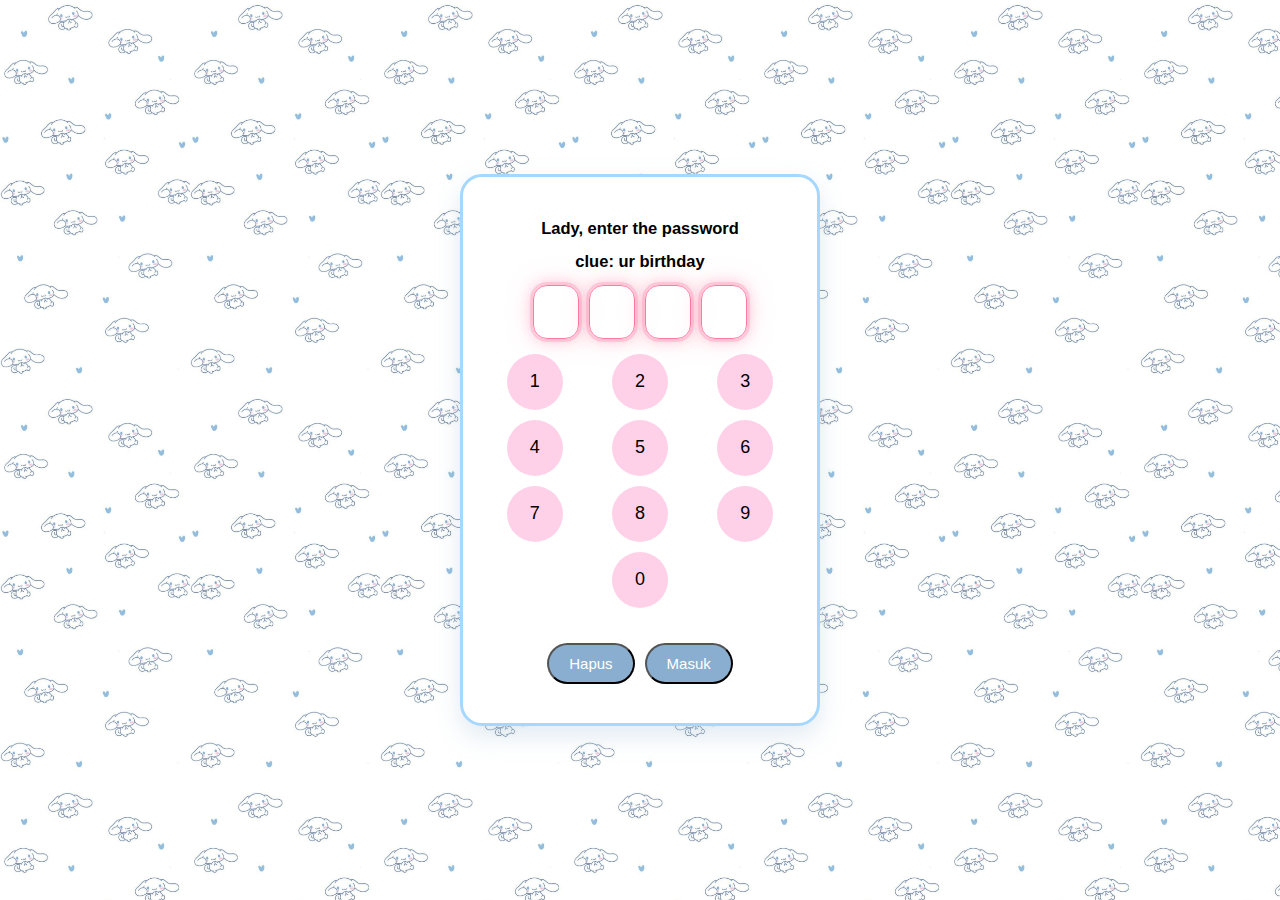
<file: index.html>
<!DOCTYPE html>
<html lang="id">
<head>
  <link href="https://fonts.googleapis.com/css2?family=Comic+Neue:wght@400;700&display=swap" rel="stylesheet">
  <meta charset="UTF-8">
  <meta name="viewport" content="width=device-width, initial-scale=1.0">
  <title>Hai Kamu 🤍</title>

  <link rel="stylesheet" href="style.css">
</head>
<body class="page-enter">
  <div class="confetti"></div>

  <div class="card">
    <h1 class="title">Hei babe 🤍</h1>

    <p class="subtitle">
      i have something for u
    </p>

    <p class="intro">
      this is small website i made for u.

      maybe its ugly but i hope u like it (⁠◠⁠‿⁠◕⁠)
    </p>

    <a href="story.html" class="btn">Next ➜</a>
    <a href="no.html" class="btn btn-outline">ngga tertarik 😝</a>
  </div>
  
<script>
  const confetti = document.querySelector(".confetti");

  for (let i = 0; i < 25; i++) {
    const piece = document.createElement("span");
    piece.style.left = Math.random() * 100 + "vw";
    piece.style.animationDelay = Math.random() * 2 + "s";
    confetti.appendChild(piece);
  }
</script>

</body>
<script>
  if (localStorage.getItem("unlock") !== "yes") {
    window.location.href = "lock.html";
  }
</script>
</html>
</file>
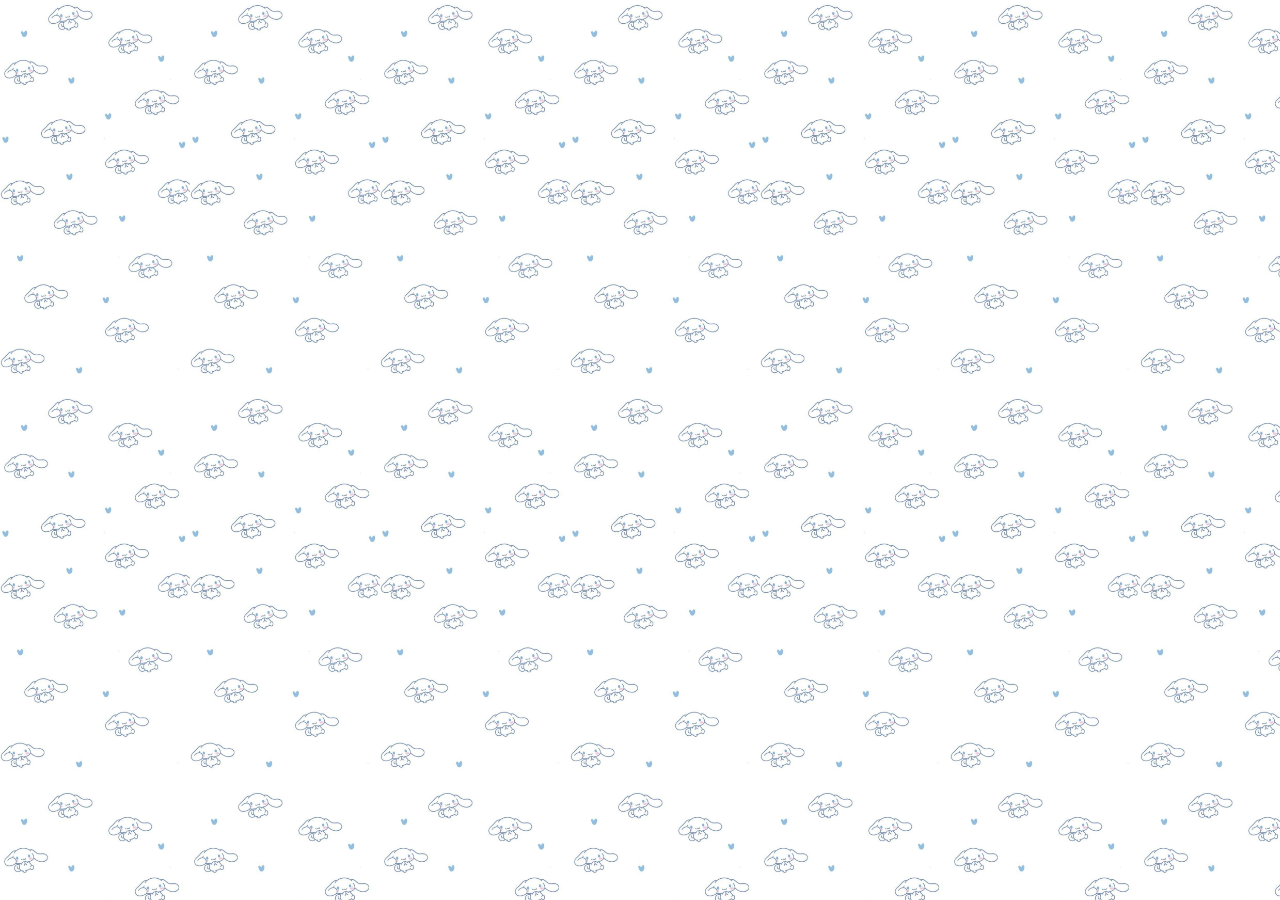
<file: end.html>
<!DOCTYPE html>
<html lang="id">
<head>
  <link href="https://fonts.googleapis.com/css2?family=Comic+Neue:wght@400;700&display=swap" rel="stylesheet">
  <meta charset="UTF-8">
  <meta name="viewport" content="width=device-width, initial-scale=1.0">
  <title>Untuk Kamu 🤍</title>

  <link rel="stylesheet" href="style.css">
</head>

<body>
  <div class="card long card-end">
    <img src="images/end.jpg" alt="sayang" class="card-img animate-img">
    <div class="story-box">

     <h2 class="title">For You 🤍</h2>

     <p>
      Di hari sangat spesial ini, aku cuma mau kamu tahu satu hal, <br>
      Terimakasih sudah menjadi bagian dalam hidupku yang kosong. <br>
      Manusia bertumbuh dan berkembang sesuai harapan dan harapanku adalah kebahagiaanmu. <br>
      Semoga kita tetap saling menjaga satu sama lain.<br>
      Selamat ulang tahun sayangku🤍
     </p>
  </div>
<div class="btn-group">
   <a href="story.html" class="btn">⬅ Kembali</a>
   <a href="journey.html" class="btn">🤍 Journey</a>
</div>
  </div>

</body>
</html>
</file>
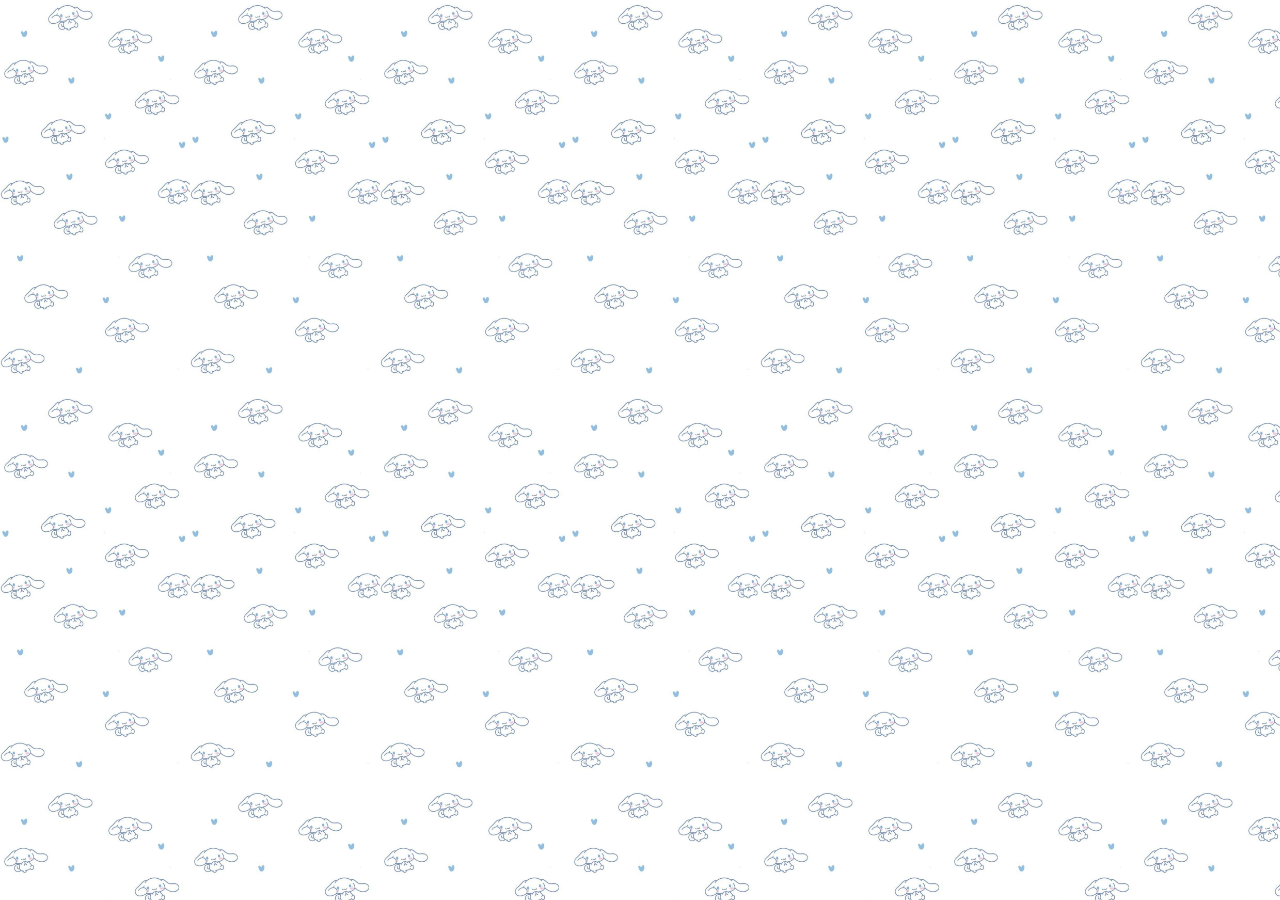
<file: journey.html>
<!DOCTYPE html>
<html lang="id">
<head>
  <meta charset="UTF-8">
  <meta name="viewport" content="width=device-width, initial-scale=1.0">
  <title>Journey 🤍</title>
  <link rel="stylesheet" href="style.css">
</head>

<body class="journey-page">

  <div class="journey-center journey-card">
    <div class="journey-textbox">
     <h2 class="journey-title">These all for u babe 🤍</h2>
      <p class="journey-subtitle">i hope u like it!</p>
    </div>


    <div class="journey-icons">
      <a href="photo.html" class="journey-icon">
        <img src="images/photo.png" alt="Photo">
      </a>

      <a href="music.html" class="journey-icon">
        <img src="images/music.png" alt="Music">
      </a>

      <a href="locks.html" class="journey-icon">
        <img src="images/lock.png" alt="Secret">
      </a>

      <a href="letter.html" class="journey-icon">
        <img src="images/letter.png" alt="Letter">
      </a>
    </div>
  </div>
</body>
</html>
</file>
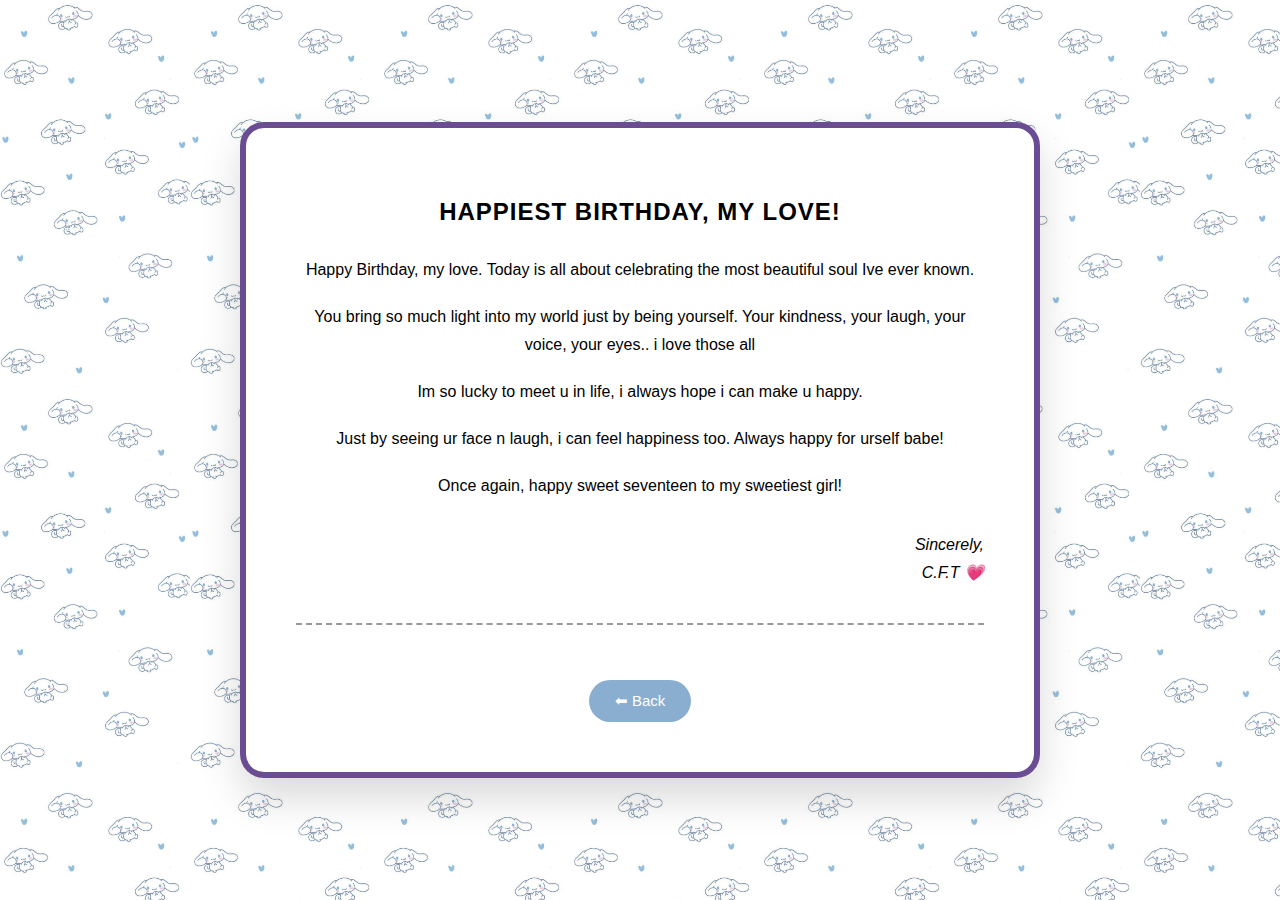
<file: letter.html>
<!DOCTYPE html>
<html lang="id">
<head>
  <meta charset="UTF-8">
  <meta name="viewport" content="width=device-width, initial-scale=1.0">
  <title>Letter 🤍</title>
  <link rel="stylesheet" href="style.css">
</head>

<body class="journey-page">

  <div class="letter-wrapper">
    <div class="letter-card">

      <h2 class="letter-title">HAPPIEST BIRTHDAY, MY LOVE!</h2>

      <div class="letter-content">
        <p>
          Happy Birthday, my love. Today is all about celebrating
          the most beautiful soul Ive ever known.
        </p>

        <p>
          You bring so much light into my world just by being yourself.
          Your kindness, your laugh, your voice, your eyes.. i love those all
        </p>

        <p>
          Im so lucky to meet u in life, i always hope i can make u happy.
        </p>

        <p>
          Just by seeing ur face n laugh, i can feel happiness too.
          Always happy for urself babe!
        </p>

        <p>
          Once again, happy sweet seventeen to my sweetiest girl!
        </p>

        <p class="letter-sign">
          Sincerely,<br>
          C.F.T 💗
        </p>
        <div class="letter-divider"></div>

      </div>

      <a href="journey.html" class="btn">⬅ Back</a>

    </div>
  </div>

</body>
</html>
</file>
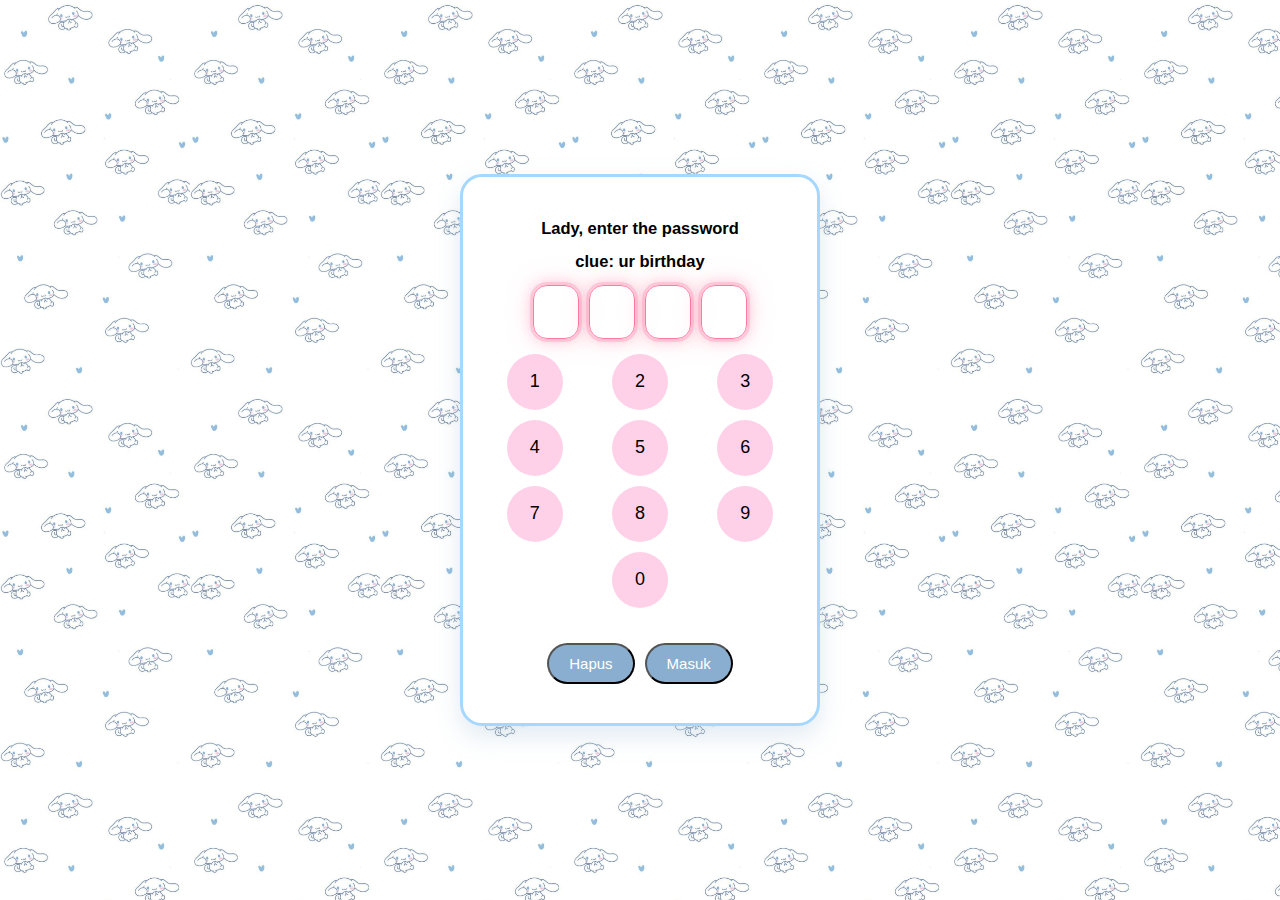
<file: lock.html>
<!DOCTYPE html>
<html lang="id">
<head>
  <meta charset="UTF-8">
  <meta name="viewport" content="width=device-width, initial-scale=1.0">
  <title>Masuk Dulu 🤍</title>

  <link href="https://fonts.googleapis.com/css2?family=Comic+Neue:wght@400;700&display=swap" rel="stylesheet">
  <link rel="stylesheet" href="style.css">
</head>

<body>
  <div class="card">
    <h2>Lady, enter the password</h2>
    <h2>clue: ur birthday</h2>

    <div class="pass-box">
  <input type="text" class="pass-input" disabled>
  <input type="text" class="pass-input" disabled>
  <input type="text" class="pass-input" disabled>
  <input type="text" class="pass-input" disabled>
    </div>

    <div class="keypad">
      <button onclick="add(1)">1</button>
      <button onclick="add(2)">2</button>
      <button onclick="add(3)">3</button>

      <button onclick="add(4)">4</button>
      <button onclick="add(5)">5</button>
      <button onclick="add(6)">6</button>

      <button onclick="add(7)">7</button>
      <button onclick="add(8)">8</button>
      <button onclick="add(9)">9</button>

      <button onclick="add(0)" class="zero">0</button>
    </div>

    <div class="keypad-action">
      <button onclick="clearPass()" class="btn small">Hapus</button>
      <button onclick="checkPass()" class="btn small">Masuk</button>
    </div>

    <p id="error" class="error-text"></p>
  </div>

  <script>
    let input = "";

    function add(num) {
      if (input.length >= 4) return;
      input += num;
      const boxes = document.querySelectorAll(".pass-input");
  boxes[input.length - 1].value = "♥";
    }

    function clearPass() {
      input = "";
     document.querySelectorAll(".pass-input").forEach(box => {
    box.value = "";
  });
    }

    function checkPass() {
     if (input === "1402") {
       localStorage.setItem("unlock", "yes");

       document.querySelector(".card").classList.add("unlock");
       document.body.classList.add("fade-out");

       setTimeout(() => {
         window.location.href = "index.html";
       }, 600);

     } else {
       document.getElementById("error").textContent = "wrong babe";
       const card = document.querySelector(".card");
  card.classList.add("shake");

  setTimeout(() => {
    card.classList.remove("shake");
  }, 400);
       clearPass();
     }
}
   </script>
</body>
</html>
</file>
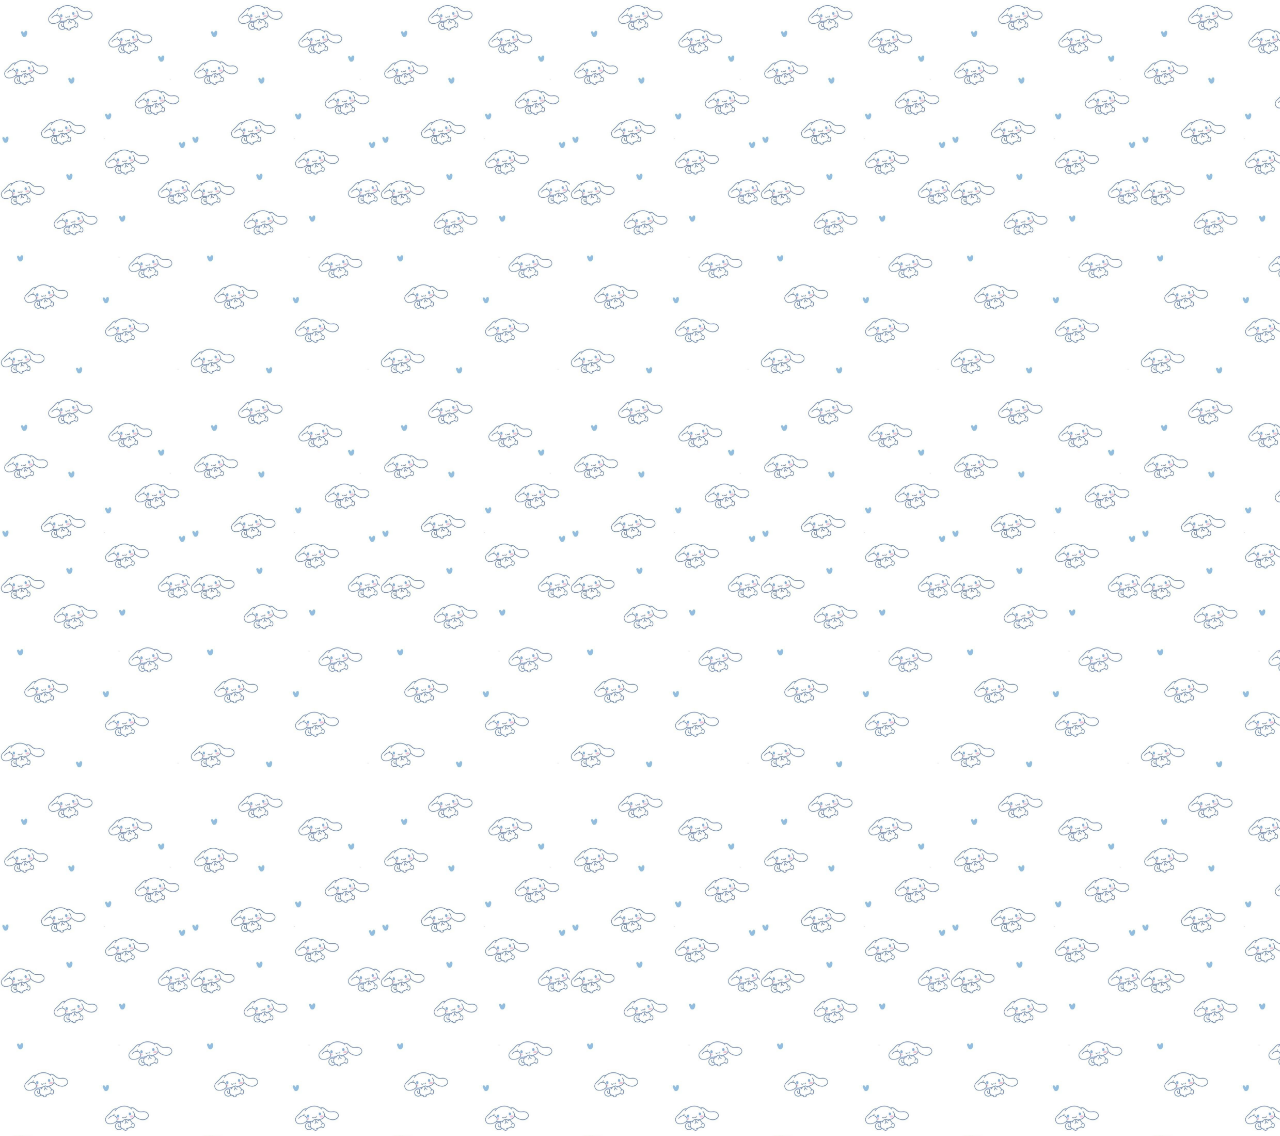
<file: locks.html>
<!DOCTYPE html>
<html lang="id">
<head>
  <meta charset="UTF-8">
  <meta name="viewport" content="width=device-width, initial-scale=1.0">
  <title>Locks 🔐</title>
  <link rel="stylesheet" href="style.css">
</head>

<body class="journey-page">

  <div class="journey-center journey-card">
    <div class="journey-textbox">
      <h2 class="journey-title">kuis rahasia</h2>
      <p class="journey-subtitle">jawab yang benar yak</p>
    </div>

    <div class="quiz-container">

      <!-- PERTANYAAN 1 -->
      <div class="quiz-item">
        <p>1. kita pernah pacaran pas tanggal berapa yah?🤔 (tanggal jadian)</p>
        <input type="text" id="q1">
        <button onclick="checkAnswer(1)">check 🤨</button>
        <p class="result" id="r1"></p>
      </div>

      <!-- PERTANYAAN 2 -->
      <div class="quiz-item">
        <p>2. apa password hpku?</p>
        <input type="text" id="q2">
        <button onclick="checkAnswer(2)">check 🤨</button>
        <p class="result" id="r2"></p>
      </div>

      <!-- PERTANYAAN 3 -->
      <div class="quiz-item">
        <p>3. siapa orang yang paling manis?</p>
        <input type="text" id="q3">
        <button onclick="checkAnswer(3)">check 🤨</button>
        <p class="result" id="r3"></p>
      </div>

      <!-- PERTANYAAN 4 -->
      <div class="quiz-item">
        <p>4. kamu cantik atau ngga?</p>
        <input type="text" id="q4">
        <button onclick="checkAnswer(4)">check 🤨</button>
        <p class="result" id="r4"></p>
      </div>

      <!-- PERTANYAAN 5 -->
      <div class="quiz-item">
        <p>5. makanan favorit ku?</p>
        <input type="text" id="q5">
        <button onclick="checkAnswer(5)">check 🤨</button>
        <p class="result" id="r5"></p>
      </div>

    </div>

    <a href="journey.html" class="btn">⬅ Back</a>
  </div>

<script>
const answers = {
  1: {
    correct: ["28", "28 oktober", "28 oktober 2024", "28/08/2024", "28-8-2024"],
    successMsg: "waww masih inget, keren seng",
    failMsg: "parahhh udah lupa, tanggal 28 oktober ya dek😒"
  },
  2: {
    correct: ["1402", "14 02", "1 4 0 2"],
    successMsg: "tanggal lahir orang paling manis tuh ya pasti😏",
    failMsg: "tanggal lahir sendiri masa lupa sih"
  },
  3: {
    correct: ["aku"],
    successMsg: "betulll, yang paling manis itu kamu, hihi",
    failMsg: "orang paling manis tuh kamu menurutku😆"
  },
  4: {
    correct: ["cantik", "cantiklah", "cantik banget", "perfect", "cantik kata kamu", "cantik kata orang", "banget"],
    successMsg: "yapppp, batull tull tullll, cantikkkk bangettt",
    failMsg: "owww noooo, kamu tuh cantik, tetott salah jawabannya🤭"
  },
  5: {
    correct: ["mie", "indomie", "mi", "indomi",],
    successMsg: "jirr kok tau, enak soalnya seng",
    failMsg: "salahh dek, jawabannya indomie🤤"
  }
};

function checkAnswer(number) {
  const input = document.getElementById("q" + number).value.toLowerCase().trim();
  const result = document.getElementById("r" + number);
  const correctData = answers[number];

  const isCorrect = correctData.correct.some(answer =>
    input.includes(answer.toLowerCase())
  );

  if (isCorrect) {
    result.innerHTML = correctData.successMsg;
    result.style.color = "green";
  } else {
    result.innerHTML = correctData.failMsg;
    result.style.color = "red";
  }
}

</script>
</body>
</html>
</file>
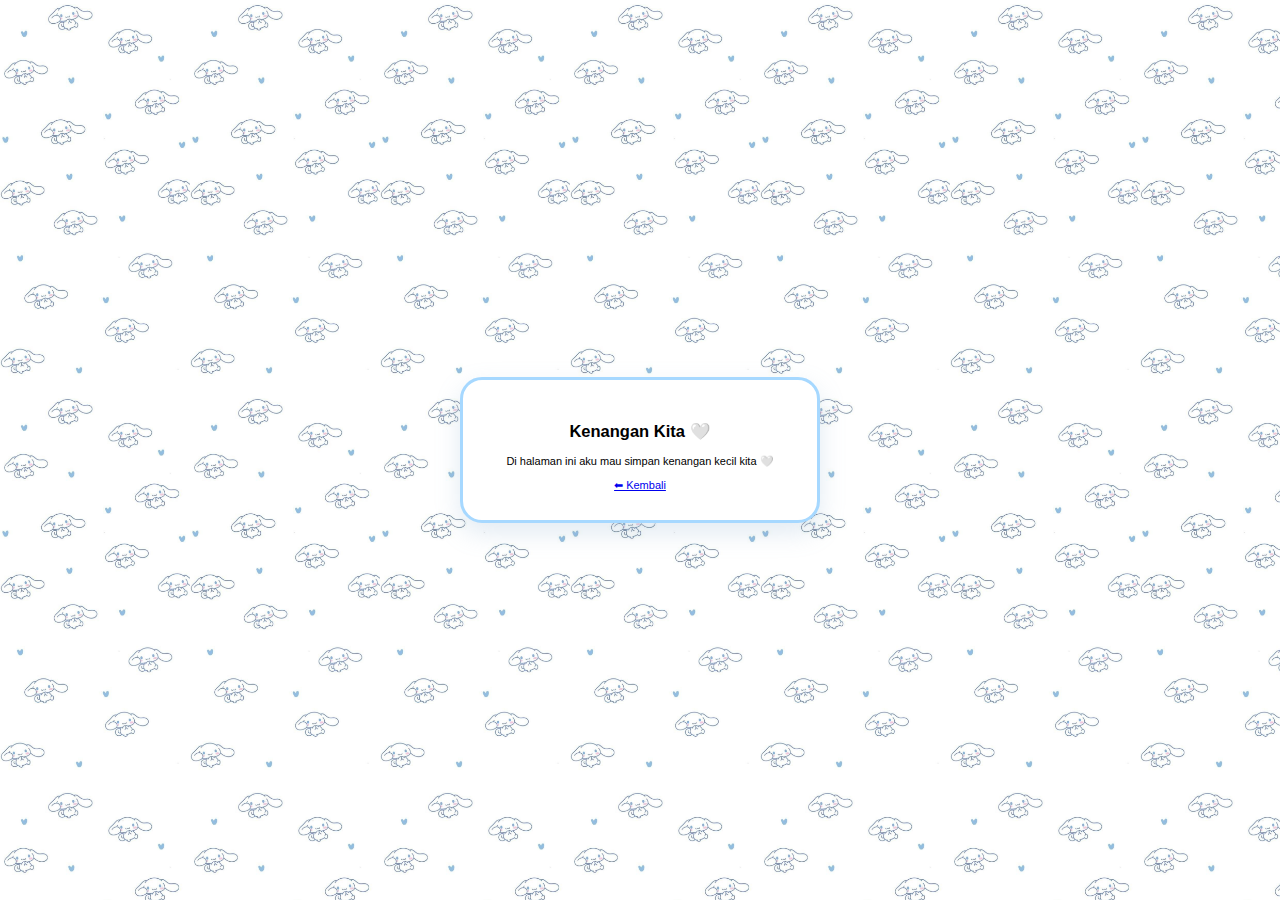
<file: next.html>
<!DOCTYPE html>
<html lang="id">
<head>
    <meta charset="UTF-8">
    <meta name="viewport" content="width=device-width, initial-scale=1.0">
    <title>Kenangan Kita 🤍</title>
    <link rel="stylesheet" href="style.css">
</head>
<body>

<div class="card">
    <h2>Kenangan Kita 🤍</h2>

    <p>Di halaman ini aku mau simpan kenangan kecil kita 🤍</p>

    <a href="index.html" class="next-btn">⬅ Kembali</a>
</div>

</body>
</html>
</file>
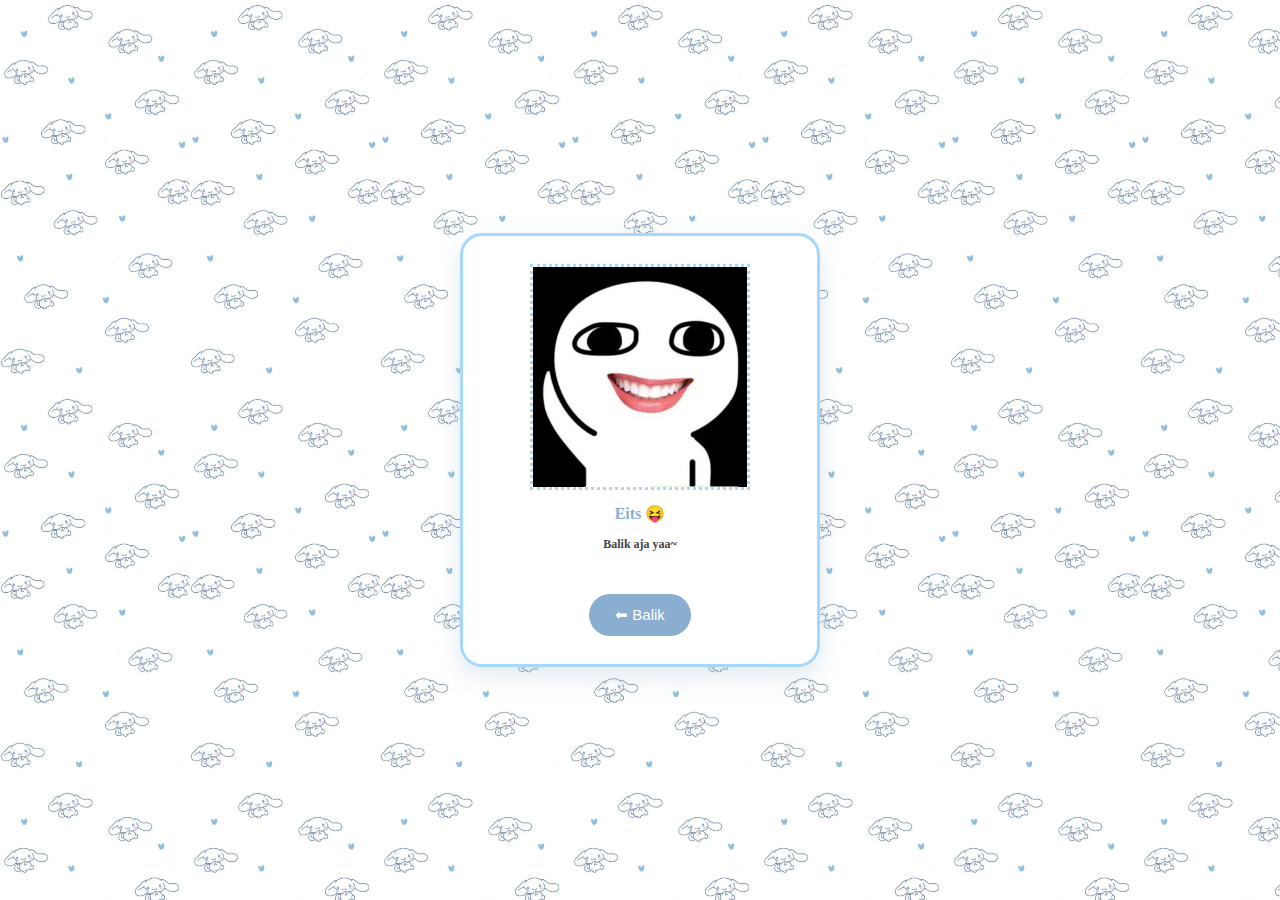
<file: no.html>
<!DOCTYPE html>
<html lang="id">
<head>
  <meta charset="UTF-8">
  <meta name="viewport" content="width=device-width, initial-scale=1.0">
  <title>Eits 😝</title>

  <link rel="stylesheet" href="style.css">
</head>
<body>

  <div class="card">
    <img src="images/no.jpg" alt="Balik aja" class="card-img">
    <h2 class="title">Eits 😝</h2>

    <p class="intro">
      Balik aja yaa~
    </p>

    <a href="index.html" class="btn">⬅ Balik</a>
  </div>

</body>
</html>
</file>
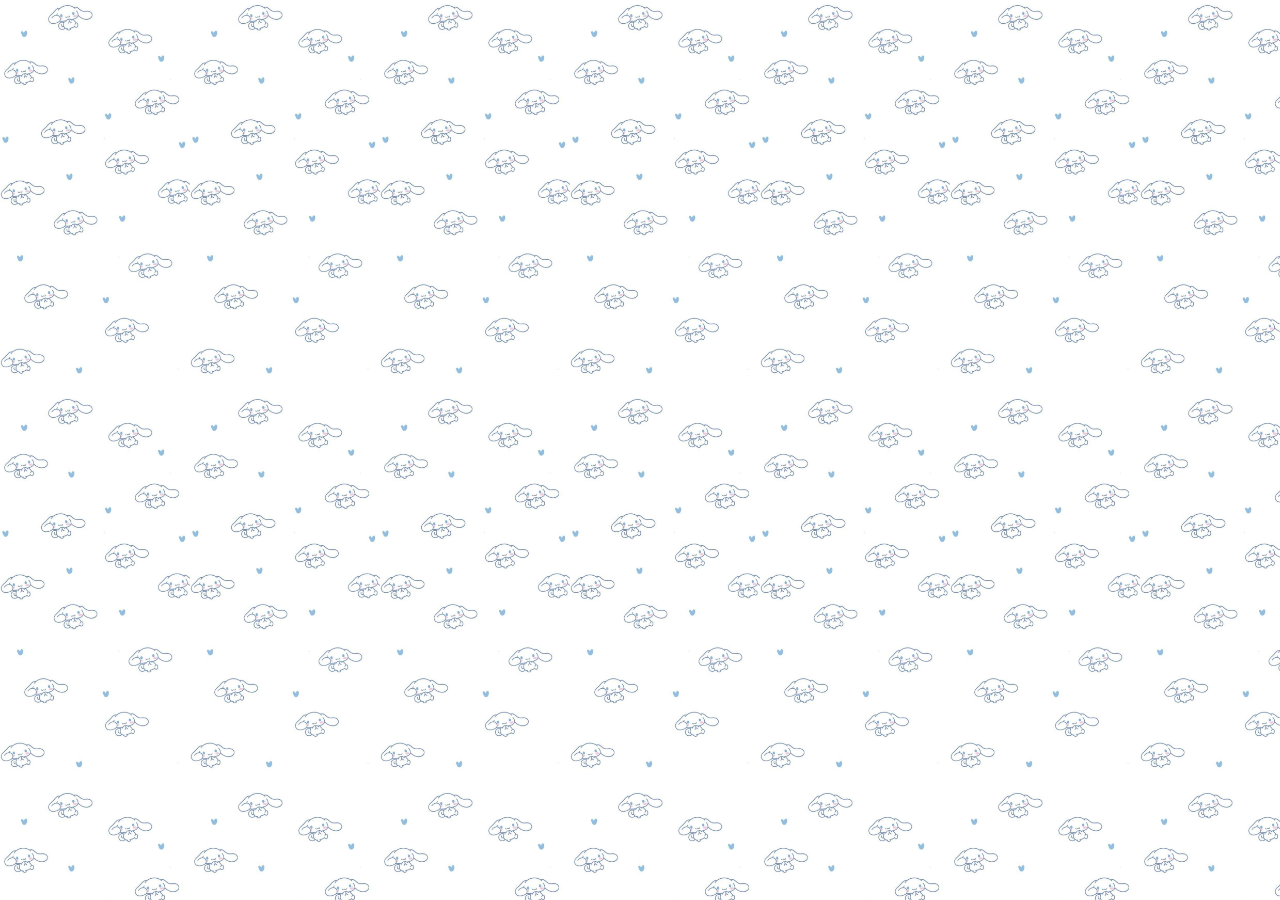
<file: story.html>
<!DOCTYPE html>
<html lang="id">
<head>
  <link href="https://fonts.googleapis.com/css2?family=Comic+Neue:wght@400;700&display=swap" rel="stylesheet">
  <meta charset="UTF-8">
  <meta name="viewport" content="width=device-width, initial-scale=1.0">
  <title>Cerita Kita 🤍</title>

  <link rel="stylesheet" href="style.css">
</head>
<body>

  <div class="card long card-enter">
    <img src="images/yes.jpg" alt="sayang" class="card-img animate-img">

    <div class="story-box">
     <h2 class="title">Happy sweet seventeen! 🤍</h2>

     <p>Hari ini bisa dibilang hari milik kamu, sudah 17 tahun lohhh😲 tapiii meskipun gitu tetap manis kok <br>
      Kayaknya kalau cuma ucapan biasa ngga cukup deh.<br>
     </p>
   
     <p>Maka dari itu...!!!!, aku membuat website ini<br>
      sowrry yaww kalau kurang bagus, sekitar dua minggu aku buat ini:)
     </p>

     <p>Aku bingung mau nulis apa aja disini, jangan kecewa yaaa kalau kosong banget🫠<br>
      hayuu pencet next sayang!
     </p>
  </div>
  <div class="btn-wrap">
   <a href="end.html" class="btn">next ➜</a>
  </div>

  </div>

</body>
</html>
</file>
<file: style.css>
* {
  box-sizing: border-box;
}

body {
  margin: 0;
  padding: 20px;
  min-height: 100vh;

  background-image: url("images/bg.jpg");
  background-repeat: repeat;
  background-size: 190px;

  display: flex;
  justify-content: center;
  align-items: center;

  font-family: Arial, sans-serif;
}

/* CARD */
.card {
  background: #ffffff;
  width: 100%;
  max-width: 360px;
  border: 3px solid #a6d8ff;
  font-size: 11px;
  padding: 28px 24px;
  border-radius: 22px;
  text-align: center;

  box-shadow: 0 10px 25px rgba(138, 174, 207, 0.25);
}

/* Untuk teks panjang */
.long {
  text-align: left;
}

/* TEKS */
.title {
  font-size: 16px;
  font-family: cursive;
  color: #8aaecf;
  margin-bottom: 12px;
  text-align: center;
}

.subtitle {
  font-size: 14px;
  font-family: 'Comic Neue', "Comic Sans MS", cursive;
  font-weight: 600;
  color: #7a9bb8;
  margin-bottom: 16px;
}

.text {
  border: 2px solid #a6d8ff;
  font-family: 'Comic Neue', "Comic Sans MS", cursive;
  font-weight: 600;
  padding: 12px;
  border-radius: 12px;
  font-size: 15px;
  color: #555;
  line-height: 1.7;
  margin-bottom: 14px;
}

/* BUTTON */
.btn {
  display: inline-block;
  margin-top: 20px;

  padding: 12px 26px;
  background: #8aaecf;
  color: white;
  text-decoration: none;
  border-radius: 30px;

  font-size: 15px;
}

/* RESPONSIVE HP */
@media (max-width: 480px) {
  body {
    padding: 16px;
  }

  .card {
    padding: 24px 20px;
  }

  .title {
    font-size: 22px;
  }

  .text {
    font-size: 14px;
  }
}

.choice {
  display: flex;
  gap: 12px;
  justify-content: center;
  margin-top: 20px;
}

/* tombol versi outline */
.btn-outline {
  background: transparent;
  color: #8aaecf;
  border: 2px solid #a6d8ff;
}

/*foto di yes html*/
.card-img {
  width: 100%;
  border: 3px dotted #a6d8ff;
  max-width: 220px;
  display: block;
  margin: 0 auto 14px;
}

/*border di sekeliling teks dan judul*/
.story-box {
  border: 2px dashed #a6d8ff;
  border-radius: 16px;
  padding: 16px;
  background: rgba(255, 255, 255, 0.6);
  margin-top: 14px;
  animation: fadeUp 1s ease forwards;
}

.story-box p {
  font-size: 12px;
  font-family: 'Comic Neue', "Comic Sans MS", cursive;
  font-weight: 600;
  margin-bottom: 12px;
  line-height: 1.6;
  color: #444;
}
.story-box p:last-child {
  margin-bottom: 0;
}

/*teks di index html*/
.intro {
  font-size: 12px;
  font-family: 'Comic Neue', "Comic Sans MS", cursive;
  font-weight: 600;
  line-height: 1.6;
  color: #444;
  margin-bottom: 20px;
}

/*animasi fade*/
@keyframes fadeUp {
  from {
    opacity: 0;
    transform: translateY(12px);
  }
  to {
    opacity: 1;
    transform: translateY(0);
  }
}

/*teks per paragraf muncul perlahan*/
.story-box p {
  opacity: 0;
  animation: fadeUp 0.8s ease forwards;
}
.story-box p:nth-child(2) {
  animation-delay: 0.2s;
}
.story-box p:nth-child(3) {
  animation-delay: 0.4s;
}
.story-box p:nth-child(4) {
  animation-delay: 0.6s;
}

/*animasi foto muncul*/
.animate-img {
  opacity: 0;
  animation: fadeUp 1s ease forwards;
  animation-delay: 0.2s;
}

.btn-wrap {
  text-align: center;
  margin-top: 20px;
}

/*password keyboard*/
.keypad {
  display: grid;
  grid-template-columns: repeat(3, 1fr);
  gap: 10px;
  margin: 15px 0;
  justify-items: center;
}

.keypad button {
  width: 56px;
  height: 56px;
  border-radius: 50%;
  border: none;
  background: #ffd1e8;
  font-size: 18px;
  font-family: inherit;
  cursor: pointer;
} 

.keypad button:active {
  transform: scale(0.95);
}

.keypad-action {
  display: flex;
  gap: 10px;
  justify-content: center;
}

.btn.small {
  padding: 10px 20px;
}

.password-input {
  text-align: center;
  font-size: 20px;
  letter-spacing: 6px;
}

.keypad .zero {
  grid-column: 2 / 3;
}

.keypad button:hover {
  background: #eaf4ff;
}

/*opsi di end*/
.btn-group {
  display: flex;
  gap: 12px;
  justify-content: center;
  margin-top: 20px;
}

.journey-page {
  min-height: 100vh;
  padding: 24px 16px;
  text-align: center;
  animation: pageFade 1s ease forwards;
  background-image: url("images/bg.jpg");
  background-repeat: repeat;
  background-size: 190px;
}
@keyframes pageFade {
  from { opacity: 0; }
  to { opacity: 1; }
}
/* CENTER */
.journey-center {
  max-width: 420px;
  margin: 0 auto;
  animation: cardIn 0.2s ease forwards;
  animation-delay: 0.2s;
}
@keyframes cardIn {
  to {
    opacity: 1;
    transform: translateY(0);
  }
}
/* TITLE */
.journey-title {
  font-size: 24px;
  margin-bottom: 6px;
}

.journey-subtitle {
  font-size: 14px;
  margin-bottom: 24px;
}
.journey-textbox {
  width: 100%;
  max-width: 280px;
  margin: 0 auto 14px;

  background: #ffffff;
  border: 2px solid #452c63;
  border-radius: 22px;
  padding: 12px 16px;

  text-align: center;

  box-shadow: 0 10px 25px rgba(138, 174, 207, 0.25);

  backdrop-filter: blur(6px);
}

/* ICON GRID */
.journey-icons {
  display: grid;
  grid-template-columns: repeat(2, 1fr);
  gap: 20px;
}

/* ICON BOX */
.journey-icon {
  border: 3px solid #ff7aa2;
  border-radius: 20px;
  padding: 16px;
  background: white;
  transition: transform 0.2s ease, box-shadow 0.2s ease;
  display: flex;
  align-items: center;
  justify-content: center;
}

/* ICON IMAGE */
.journey-icon img {
  width: 100%;
  max-width: 120px;
  height: auto;
}

/* JOURNEY TRANSITION */
/* ============================= */

/* background masuk pelan */
.journey-page {
  animation: bgFade 0,5s ease forwards;
}

@keyframes bgFade {
  from {
    opacity: 0;
  }
  to {
    opacity: 1;
  }
}
/* ICON MUNCUL SATU-SATU */
.journey-icon {
  opacity: 0;
  transform: translateY(16px) scale(0.9);
  animation: iconPop 0.5s ease forwards;
}

/* delay bertahap */
.journey-icon:nth-child(1) { animation-delay: 1s; }
.journey-icon:nth-child(2) { animation-delay: 1.4s; }
.journey-icon:nth-child(3) { animation-delay: 1.8s; }
.journey-icon:nth-child(4) { animation-delay: 2.2s; }

@keyframes iconPop {
  to {
    opacity: 1;
    transform: translateY(0) scale(1);
  }
}

/* card muncul dulu */
.journey-card {
  opacity: 0;
  transform: translateY(40px) scale(0.9);
  animation: cardEnter 0.8s ease forwards;
}

@keyframes cardEnter {
  to {
    opacity: 1;
    transform: translateY(0) scale(1);
  }
}

/* teks & icon muncul setelah card */
.journey-card h2,
.journey-card p,
.journey-icons {
  opacity: 0;
  animation: fadeUp 0.6s ease forwards;
  animation-delay: 0.8s;
}

.journey-icons {
  display: grid;
  grid-template-columns: repeat(2, 1fr);
  gap: 16px;
}

.journey-center {
  max-width: 420px;   /* batas aman HP */
  margin: 0 auto;
  padding: 16px;
  text-align: center;
}

.journey-icon:hover {
  transform: scale(1.06);
  box-shadow: 0 6px 14px rgba(217, 76, 138, 0.3);
}

/* efek transisi unlock */
body.fade-out {
  opacity: 0;
  transition: opacity 0.6s ease;
}

.card.unlock {
  animation: unlockAnim 0.6s ease forwards;
}

@keyframes unlockAnim {
  to {
    transform: scale(0.85);
    opacity: 0;
  }
}

/* 4 kotak password */
.pass-box {
  display: flex;
  justify-content: center;
  gap: 10px;
  margin-bottom: 14px;
}

.pass-input {
  width: 46px;
  height: 54px;
  border-radius: 14px;
  border: 1.8px solid rgba(166, 216, 255, 0.8);
  background: rgba(255, 255, 255, 0.55);
  backdrop-filter: blur(6px);

  text-align: center;
  font-size: 22px;
  color: #ff7aa2;

  box-shadow:
    inset 0 0 0 rgba(255, 122, 162, 0),
    0 6px 14px rgba(138, 174, 207, 0.25);

  transition: all 0.3s ease;
}

/* saat terisi */
.pass-input[value="♥"] {
  border-color: #ff7aa2;
  box-shadow:
    0 0 0 3px rgba(255, 122, 162, 0.25),
    0 8px 18px rgba(255, 122, 162, 0.35);
}

/* ===== LOVE DENYUT + GLOW ===== */

.pass-input:not([value=""]) {
  border-color: #ff7aa2;
  color: #ff7aa2;

  box-shadow:
    0 0 0 3px rgba(255, 122, 162, 0.25),
    0 0 14px rgba(255, 122, 162, 0.45),
    0 0 28px rgba(255, 122, 162, 0.25);

  animation: heartbeat 3s infinite ease-in-out;
}

/* animasi denyut */
@keyframes heartbeat {
  0% {
    transform: scale(1);
  }
  20% {
    transform: scale(1.15);
  }
  40% {
    transform: scale(1);
  }
  60% {
    transform: scale(1.12);
  }
  100% {
    transform: scale(1);
  }
}

/* shake saat salah */
.card.shake {
  animation: shake 0.4s;
}

@keyframes shake {
  0% { transform: translateX(0); }
  20% { transform: translateX(-8px); }
  40% { transform: translateX(8px); }
  60% { transform: translateX(-6px); }
  80% { transform: translateX(6px); }
  100% { transform: translateX(0); }
}

.pass-input[value="🔐"] {
  animation: unlockPop 0.4s ease;
}

@keyframes unlockPop {
  from {
    transform: scale(0.6);
    opacity: 0;
  }
  to {
    transform: scale(1.1);
    opacity: 1;
  }
}

/* ===== ANIMASI MASUK PAGE ===== */

.page-enter {
  animation: pageFadeIn 1s ease forwards;
}

.page-enter .card {
  animation: cardReveal 1s ease forwards;
}

@keyframes pageFadeIn {
  from {
    opacity: 0;
  }
  to {
    opacity: 1;
  }
}

@keyframes cardReveal {
  from {
    opacity: 0;
    transform: translateY(16px) scale(0.96);
  }
  to {
    opacity: 1;
    transform: translateY(0) scale(1);
  }
}

/* ===== CONFETTI TIPIS ===== */

.confetti {
  position: fixed;
  inset: 0;
  pointer-events: none;
  overflow: hidden;
  z-index: 999;
}

.confetti span {
  position: absolute;
  top: -10px;
  width: 6px;
  height: 10px;
  background: rgba(255, 122, 162, 0.7);
  border-radius: 2px;

  animation: confettiFall 3.5s ease forwards;
}

.confetti span:nth-child(even) {
  background: rgba(138, 174, 207, 0.7);
}

@keyframes confettiFall {
  0% {
    transform: translateY(0) rotate(0deg);
    opacity: 0;
  }
  10% {
    opacity: 1;
  }
  100% {
    transform: translateY(100vh) rotate(180deg);
    opacity: 0;
  }
}

@media (max-width: 480px) {
  .confetti span {
    width: 4px;
    height: 8px;
  }
}

/* ===== CARD ENTER (STORY) ===== */

.card-enter {
  opacity: 0;
  animation: cardEnter 0.7s ease forwards;
}

@keyframes cardEnter {
  from {
    opacity: 0;
    transform: scale(0.94) translateY(20px);
  }
  to {
    opacity: 1;
    transform: scale(1) translateY(0);
  }
}

/* isi story mulai SETELAH card selesai */
.card-enter .animate-img,
.card-enter .story-box {
  animation-delay: 0.9s;
}

/* ===== END CARD ENTER ===== */

.card-end {
  opacity: 0;
  animation: endCardEnter 0.9s ease forwards;
}

@keyframes endCardEnter {
  from {
    opacity: 0;
    transform: scale(0.97);
  }
  to {
    opacity: 1;
    transform: scale(1);
  }
}
.card-end .animate-img,
.card-end .story-box {
  animation-delay: 0.9s;
}

/* ===== MUSIC CARD ===== */
.music-card {
  max-width: 360px;
  margin: 0 auto;
  padding: 24px;
  text-align: center;
  background: #ffffff;
  border: 3px solid #a6d8ff;
  border-radius: 22px;
  box-shadow: 0 10px 25px rgba(138, 174, 207, 0.25);
  animation: cardEnter 0.7s ease forwards;
}

.music-title {
  font-family: 'Comic Neue', cursive;
  font-size: 14px;
  color: #8aaecf;
  margin-bottom: 16px;
  font-weight: 600;
}

.music-img {
  width: 100%;
  max-width: 220px;
  border-radius: 16px;
  cursor: pointer;
  margin-bottom: 10px;
  border: 3px dotted #a6d8ff;
  transition: transform 0.2s ease, box-shadow 0.2s ease;
}

.music-img:hover {
  transform: scale(1.05);
  box-shadow: 0 6px 14px rgba(217, 76, 138, 0.3);
}

.music-name {
  font-family: 'Comic Neue', cursive;
  font-size: 12px;
  font-weight: 600;
  color: #444;
  margin-top: 6px;
}

/* ===== ANIMASI CARD MASUK ===== */
@keyframes cardEnter {
  from {
    opacity: 0;
    transform: scale(0.94) translateY(20px);
  }
  to {
    opacity: 1;
    transform: scale(1) translateY(0);
  }
}

/* efek thumbnail saat musik diputar */
.music-img.playing {
  box-shadow: 0 0 0 6px rgba(255, 122, 162, 0.35), 0 8px 18px rgba(255, 122, 162, 0.45);
  animation: heartbeat 2s infinite ease-in-out;
}

/* denyut hati (sama seperti pass-input) */
@keyframes heartbeat {
  0% { transform: scale(1); }
  20% { transform: scale(1.15); }
  40% { transform: scale(1); }
  60% { transform: scale(1.12); }
  100% { transform: scale(1); }
}

/* ===== SCRAPBOOK PHOTO GRID ===== */
.scrapbook {
  display: grid;
  grid-template-columns: repeat(2, 1fr);
  gap: 26px;
  margin-top: 30px;
}
/* bingkai SERAGAM */
.photo-item {
  aspect-ratio: 3 / 4;
  position: relative;
  background: #fff;
  border-radius: 22px;
  border: 3px solid #9fd3ff;
  box-shadow: 0 12px 24px rgba(140,170,200,.28);
  overflow: hidden;
  transition: .35s ease;
}

/* foto */
.photo-item img {
  width: 100%;
  height: 100%;
  object-fit: cover;
}

/* efek hover */
.photo-item:hover {
  transform: scale(1.08);
  box-shadow: 0 18px 34px rgba(217,76,138,.3);
  z-index: 3;
}

/* ===== TAPE EFFECT ===== */
.tape {
  position: absolute;
  top: -10px;
  left: 50%;
  transform: translateX(-50%) rotate(-3deg);
  width: 60px;
  height: 24px;
  background: rgba(255, 214, 225, 0.85);
  border: 1px solid rgba(255, 160, 190, 0.6);
  z-index: 2;
  box-shadow: 0 4px 8px rgba(0,0,0,.1);
}

@media (min-width: 768px) {
  .scrapbook {
    grid-template-columns: repeat(3, 1fr);
  }
}
/* posisi tidak sejajar (ala scrapbook / tiktok) */
.photo-item:nth-child(1) {
  transform: translateY(10px) rotate(-1deg);
}

.photo-item:nth-child(2) {
  transform: translateY(-14px) rotate(1.2deg);
}

.photo-item:nth-child(3) {
  transform: translateX(10px) translateY(6px) rotate(-0.8deg);
}

.photo-item:nth-child(4) {
  transform: translateX(-8px) translateY(-12px) rotate(1deg);
}

.photo-item:nth-child(5) {
  transform: translateY(14px) rotate(-1.3deg);
}
.photo-item:nth-child(6) {
  transform: translateX(12px) translateY(-8px) rotate(1.1deg);
}

/*locks.html*/
.quiz-container {
  margin-top: 30px;
  display: flex;
  flex-direction: column;
  gap: 20px;
}

.quiz-item {
  background: #fff;
  padding: 20px;
  border-radius: 18px;
  box-shadow: 0 10px 20px rgba(0,0,0,.08);
}

.quiz-item input {
  padding: 8px;
  border-radius: 8px;
  border: 1px solid #ccc;
  margin-top: 8px;
}

.quiz-item button {
  margin-left: 8px;
  padding: 8px 14px;
  border: none;
  border-radius: 8px;
  background: #ffb6d9;
  cursor: pointer;
}

.quiz-item button:hover {
  background: #ff94c7;
}

.result {
  margin-top: 8px;
  font-weight: bold;
}

/* ===== LETTER PAGE ===== */

.letter-wrapper {
  display: flex;
  justify-content: center;
  padding: 60px 20px;
}

.letter-card {
  max-width: 800px;
  width: 100%;
  background: white; /* background isi surat */
  border: 6px solid #6a4c93; /* border besar */
  border-radius: 24px;
  padding: 50px;
  box-shadow: 0 20px 40px rgba(0,0,0,0.15);
}

.letter-title {
  text-align: center;
  font-size: 24px;
  letter-spacing: 1px;
  margin-bottom: 30px;
}

.letter-content p {
  line-height: 1.8;
  margin-bottom: 18px;
  font-size: 16px;
}

.letter-divider {
  border-top: 2px dashed #999;
  margin: 35px 0;
}

.letter-sign {
  text-align: right;
  margin-top: 30px;
  font-style: italic;
}
</file>
